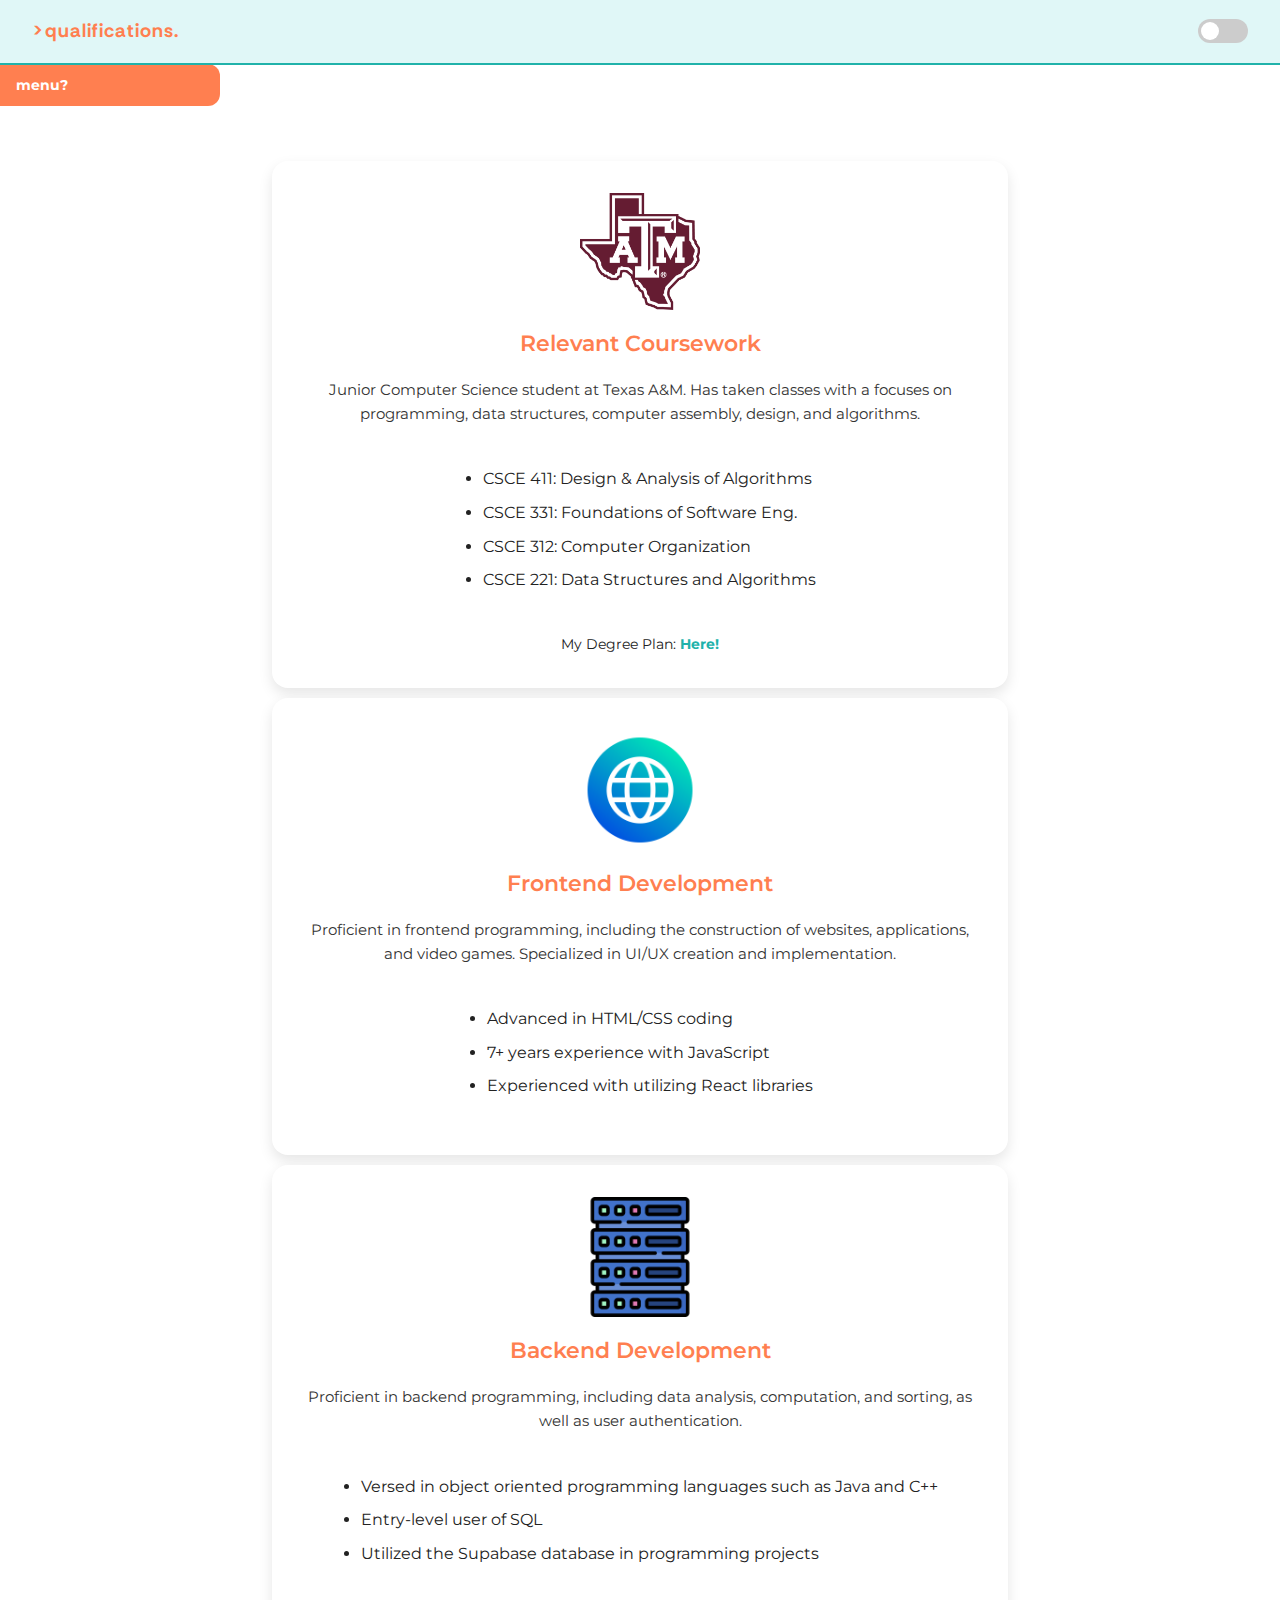
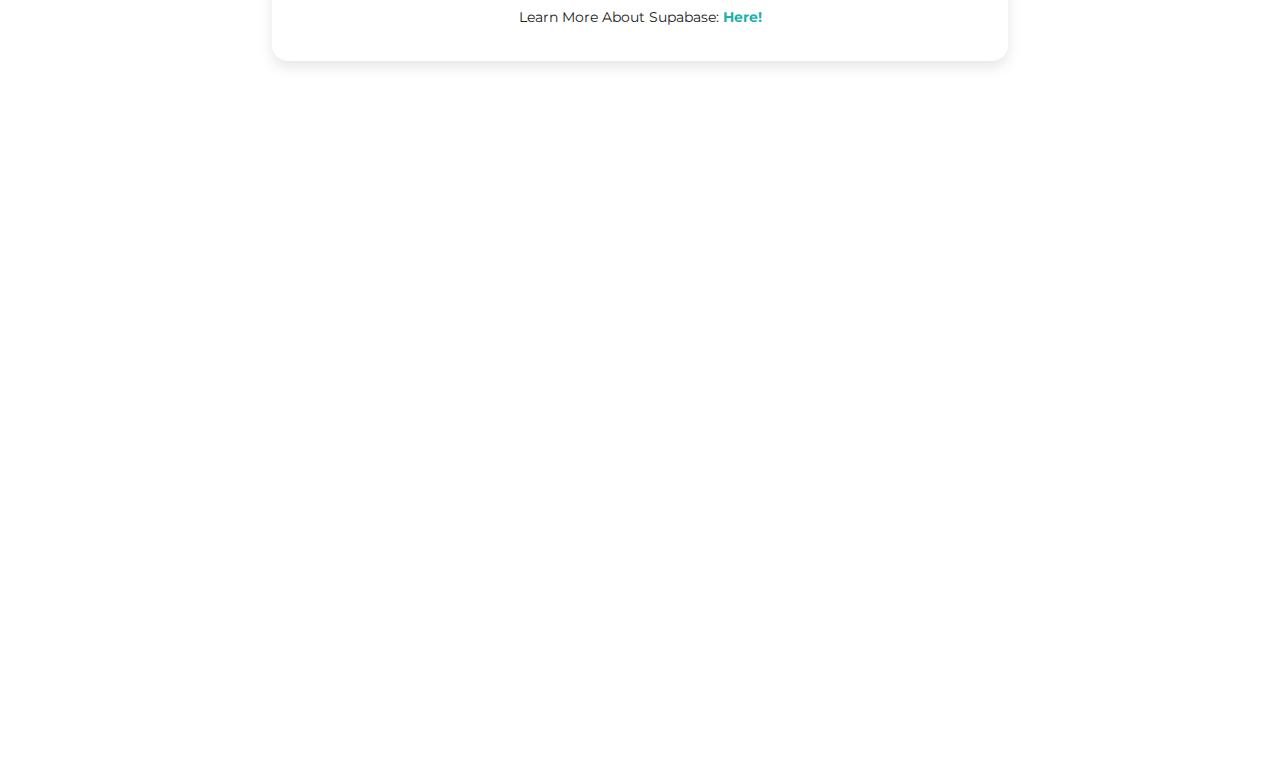
<file: qualifications.html>
<!DOCTYPE html>
<html lang="en">
<head>
    <meta charset="UTF-8">
    <meta name="viewport" content="width=device-width, initial-scale=1.0">
    <link id="theme-link" rel="stylesheet" type="text/css" href="saucestyle.css">
    <title>Document</title>

    <link rel="preconnect" href="https://fonts.googleapis.com">
    <link rel="preconnect" href="https://fonts.gstatic.com" crossorigin>
    <link href="https://fonts.googleapis.com/css2?family=Fredoka:wght@300..700&family=Montserrat:ital,wght@0,100..900;1,100..900&family=Rethink+Sans:ital,wght@0,400..800;1,400..800&display=swap" rel="stylesheet">
</head>
<body>

    <div class = "bar">
        <div class = "page-name">
            >qualifications.
        </div>
        <label class = "style-switch"> 
            <input type="checkbox" id = "style-switch">
            <span class="slider"></span>
        </label>        
    </div>

    <div class = "menu-tab-wrapper">
        <div class="tab-handle">
            <span class="menu-label">menu?</span>
        </div>
        <div class = "menu-tab">
            <ul class="menu-items">
                <li><a href="index.html">  Landing Page</a></li>
                <li><a href="technical.html">  Technical Portfolio</a></li>
                <li><a href="services.html">  Services</a></li>
                <li><a href="qualifications.html">  Qualifications</a></li>
                <li><a href="ai.html">  Artificial Intelligence</a></li>
            </ul>
        </div>
    </div>
   <div class = "up-down">
        <div class = "up-button" id="upbtn">
            <div class = "up-pointer"></div>
        </div>
        <div class = "down-button" id="dwnbtn">
            <div class = "down-pointer"></div>
        </div>
    </div>

    <div class = "tch-body-wrapper">
        <div id="body1" class="tch-body active">
            <img src="Texas_A&M.png">
            <span id = "body2-head" class = "tch-body-head">
                Relevant Coursework
            </span>
            <span class = "tch-b-txt">
                Junior Computer Science student at Texas A&M. Has taken classes with a focuses on programming, data structures, computer assembly, design, and algorithms.
            </span>
            <ul class = "tch-b-bullets">
                <li>CSCE 411: Design & Analysis of Algorithms</li>
                <li>CSCE 331: Foundations of Software Eng.</li>
                <li>CSCE 312: Computer Organization</li>
                <li>CSCE 221: Data Structures and Algorithms</li>
            </ul>
            <span class="repo">
                My Degree Plan: 
                <a href="https://catalog.tamu.edu/undergraduate/engineering/computer-science/bs/"> Here!</a>
            </span>
        </div>
        <div id = "body2" class = "tch-body">
            <img src ="frontend.png">
            <span id = "body1-head" class = "tch-body-head">
                Frontend Development
            </span>
            <span class ="tch-b-txt">
                Proficient in frontend programming, including the construction of websites, applications, and video games. Specialized in UI/UX creation and implementation.
            </span>
            <ul class ="tch-b-bullets">
                <li>Advanced in HTML/CSS coding</li>
                <li>7+ years experience with JavaScript</li>
                <li>Experienced with utilizing React libraries</li>
            </ul>
        </div>
        <div id ="body3" class = "tch-body">
            <img src = "server.png">
            <span class ="tch-body-head">
                Backend Development
            </span>
            <span class = "tch-b-txt">
                Proficient in backend programming, including data analysis, computation, and sorting, as well as user authentication.
            </span>
            <ul class = "tch-b-bullets">
                <li>Versed in object oriented programming languages such as Java and C++</li>
                <li>Entry-level user of SQL</li>
                <li>Utilized the Supabase database in programming projects</li>
            </ul>
            <span class = "repo">
                Learn More About Supabase:
                <a href="https://supabase.com/">Here!</a>
            </span>
        </div>
    </div>


    <div class="lightbulb-1">
        <img src = lightbulb.png class="lb-img">
        <div  class = "lb1inner active"><img src = "empty-transparent.png"></div>
        <div class="lb1inner"><img src = "html_logo.png"></div>
        <div class="lb1inner"><img src = "java-logo.png"></div>
    </div>
    
    <div class="lightbulb-2">
        <img src = lightbulb.png class ="lb-img">
        <div class = "lb2inner active"><img src = "empty-transparent.png"></div>
        <div class = "lb2inner"><img src = "Unofficial_JavaScript_logo_2.png"></div>
        <div class = "lb2inner"><img src = "cpplogo.png"></div>
        
    </div>

    <div class="lightbulb-3">
        <img src = lightbulb.png class="lb-img">
        <div class = "lb3inner active"><img src = "empty-transparent.png"></div>
        <div class = "lb3inner"><img src = "react.png"></div>
        <div class = "lb3inner"><img src = "sql_logo.png"></div>
    </div>

    <iframe src="Resume -- Ethan Miller Fall 2025 (10).pdf" type="application/pdf"
        style="width:100%; height:600px;" frameborder="0"></iframe>

    <script src = "script.js"></script>
    <script src = "themeswitch.js"></script>
    
</body>
</html>
</file>
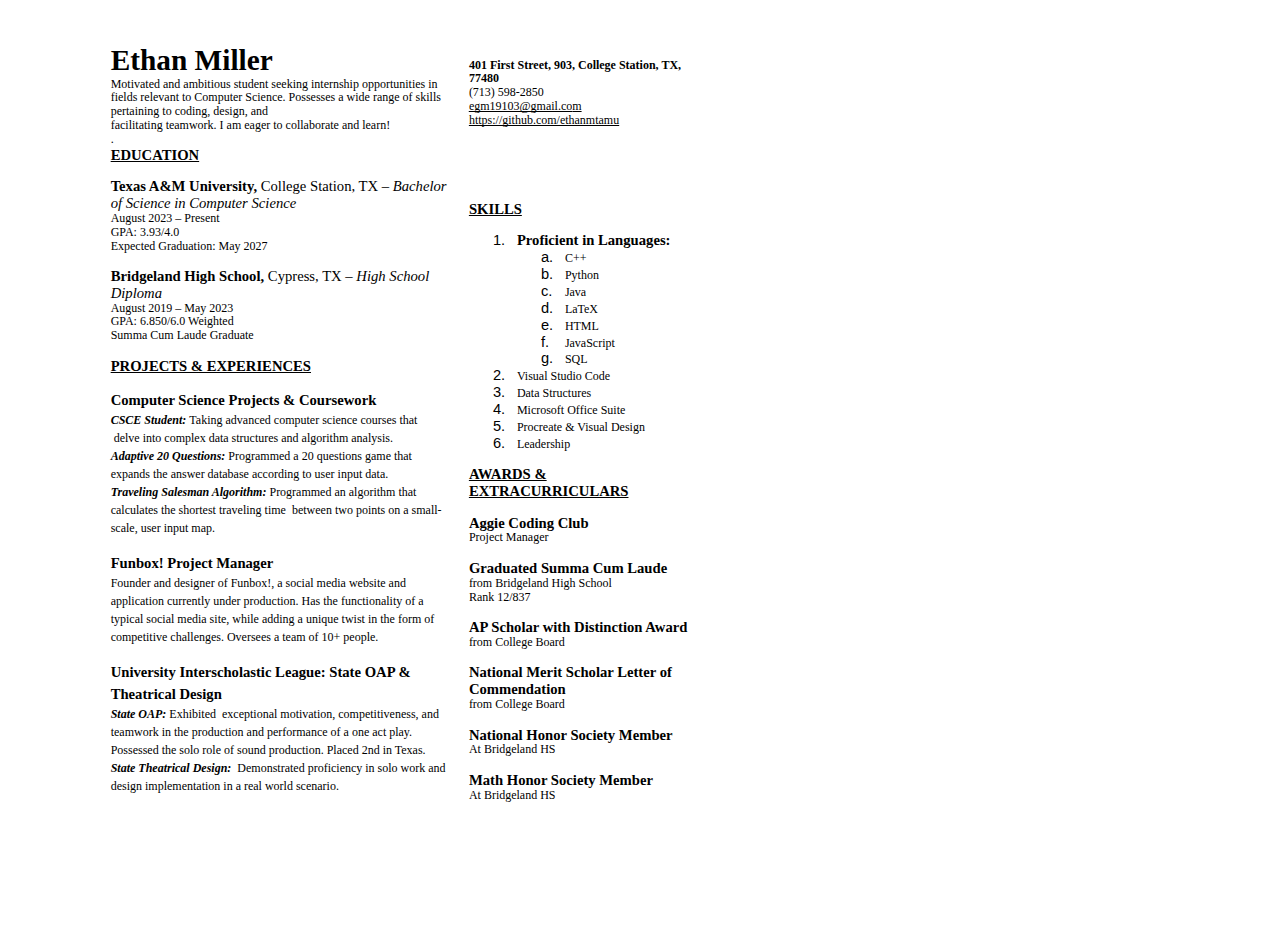
<file: ResumeEthanMillerFall2025.html>
<html><head><meta content="text/html; charset=UTF-8" http-equiv="content-type"><style type="text/css">@import url(https://themes.googleusercontent.com/fonts/css?kit=cJLRyNNdbfauG58nyHg_907PHvigsIdfeR0a_7INJ6xbV0WvE1cEyAoIq5yYZlSc);ol.lst-kix_t3dhpwx7ksvb-0.start{counter-reset:lst-ctn-kix_t3dhpwx7ksvb-0 0}ol.lst-kix_t3dhpwx7ksvb-7.start{counter-reset:lst-ctn-kix_t3dhpwx7ksvb-7 0}.lst-kix_t3dhpwx7ksvb-2>li{counter-increment:lst-ctn-kix_t3dhpwx7ksvb-2}ol.lst-kix_t3dhpwx7ksvb-5.start{counter-reset:lst-ctn-kix_t3dhpwx7ksvb-5 0}.lst-kix_t3dhpwx7ksvb-5>li{counter-increment:lst-ctn-kix_t3dhpwx7ksvb-5}.lst-kix_t3dhpwx7ksvb-8>li{counter-increment:lst-ctn-kix_t3dhpwx7ksvb-8}.lst-kix_t3dhpwx7ksvb-7>li:before{content:"" counter(lst-ctn-kix_t3dhpwx7ksvb-7,lower-latin) ". "}.lst-kix_t3dhpwx7ksvb-6>li:before{content:"" counter(lst-ctn-kix_t3dhpwx7ksvb-6,decimal) ". "}.lst-kix_t3dhpwx7ksvb-8>li:before{content:"" counter(lst-ctn-kix_t3dhpwx7ksvb-8,lower-roman) ". "}ol.lst-kix_t3dhpwx7ksvb-2.start{counter-reset:lst-ctn-kix_t3dhpwx7ksvb-2 0}ol.lst-kix_t3dhpwx7ksvb-6{list-style-type:none}ol.lst-kix_t3dhpwx7ksvb-7{list-style-type:none}.lst-kix_t3dhpwx7ksvb-0>li:before{content:"" counter(lst-ctn-kix_t3dhpwx7ksvb-0,decimal) ". "}ol.lst-kix_t3dhpwx7ksvb-8{list-style-type:none}ol.lst-kix_t3dhpwx7ksvb-2{list-style-type:none}ol.lst-kix_t3dhpwx7ksvb-1.start{counter-reset:lst-ctn-kix_t3dhpwx7ksvb-1 0}ol.lst-kix_t3dhpwx7ksvb-3{list-style-type:none}ol.lst-kix_t3dhpwx7ksvb-4{list-style-type:none}.lst-kix_t3dhpwx7ksvb-6>li{counter-increment:lst-ctn-kix_t3dhpwx7ksvb-6}ol.lst-kix_t3dhpwx7ksvb-5{list-style-type:none}.lst-kix_t3dhpwx7ksvb-3>li:before{content:"" counter(lst-ctn-kix_t3dhpwx7ksvb-3,decimal) ". "}ol.lst-kix_t3dhpwx7ksvb-8.start{counter-reset:lst-ctn-kix_t3dhpwx7ksvb-8 0}ol.lst-kix_t3dhpwx7ksvb-0{list-style-type:none}.lst-kix_t3dhpwx7ksvb-4>li:before{content:"" counter(lst-ctn-kix_t3dhpwx7ksvb-4,lower-latin) ". "}ol.lst-kix_t3dhpwx7ksvb-1{list-style-type:none}.lst-kix_t3dhpwx7ksvb-3>li{counter-increment:lst-ctn-kix_t3dhpwx7ksvb-3}.lst-kix_t3dhpwx7ksvb-5>li:before{content:"" counter(lst-ctn-kix_t3dhpwx7ksvb-5,lower-roman) ". "}li.li-bullet-0:before{margin-left:-18pt;white-space:nowrap;display:inline-block;min-width:18pt}.lst-kix_t3dhpwx7ksvb-0>li{counter-increment:lst-ctn-kix_t3dhpwx7ksvb-0}ol.lst-kix_t3dhpwx7ksvb-4.start{counter-reset:lst-ctn-kix_t3dhpwx7ksvb-4 0}.lst-kix_t3dhpwx7ksvb-7>li{counter-increment:lst-ctn-kix_t3dhpwx7ksvb-7}.lst-kix_t3dhpwx7ksvb-1>li{counter-increment:lst-ctn-kix_t3dhpwx7ksvb-1}ol.lst-kix_t3dhpwx7ksvb-3.start{counter-reset:lst-ctn-kix_t3dhpwx7ksvb-3 0}.lst-kix_t3dhpwx7ksvb-2>li:before{content:"" counter(lst-ctn-kix_t3dhpwx7ksvb-2,lower-roman) ". "}.lst-kix_t3dhpwx7ksvb-1>li:before{content:"" counter(lst-ctn-kix_t3dhpwx7ksvb-1,lower-latin) ". "}ol.lst-kix_t3dhpwx7ksvb-6.start{counter-reset:lst-ctn-kix_t3dhpwx7ksvb-6 0}.lst-kix_t3dhpwx7ksvb-4>li{counter-increment:lst-ctn-kix_t3dhpwx7ksvb-4}ol{margin:0;padding:0}table td,table th{padding:0}.c32{border-right-style:solid;padding:5pt 5pt 5pt 5pt;border-bottom-color:#000000;border-top-width:0pt;border-right-width:0pt;border-left-color:#000000;vertical-align:top;border-right-color:#000000;border-left-width:0pt;border-top-style:solid;border-left-style:solid;border-bottom-width:0pt;width:344.2pt;border-top-color:#000000;border-bottom-style:solid}.c31{border-right-style:solid;padding:5pt 5pt 5pt 5pt;border-bottom-color:#000000;border-top-width:0pt;border-right-width:0pt;border-left-color:#000000;vertical-align:top;border-right-color:#000000;border-left-width:0pt;border-top-style:solid;border-left-style:solid;border-bottom-width:0pt;width:216pt;border-top-color:#000000;border-bottom-style:solid}.c2{padding-top:0pt;padding-bottom:0pt;line-height:1.15;orphans:2;widows:2;text-align:left;margin-right:202.5pt;height:11pt}.c6{padding-top:0pt;padding-bottom:0pt;line-height:1.5;orphans:2;widows:2;text-align:left;margin-right:5.2pt}.c3{padding-top:0pt;padding-bottom:0pt;line-height:1.15;orphans:2;widows:2;text-align:left;margin-right:5.2pt}.c7{color:#000000;font-weight:400;text-decoration:none;vertical-align:baseline;font-size:9pt;font-family:"EB Garamond";font-style:normal}.c9{color:#000000;font-weight:700;text-decoration:none;vertical-align:baseline;font-size:11pt;font-family:"EB Garamond";font-style:normal}.c1{color:#000000;font-weight:400;text-decoration:none;vertical-align:baseline;font-size:1pt;font-family:"EB Garamond";font-style:normal}.c13{color:#000000;font-weight:700;text-decoration:none;vertical-align:baseline;font-size:1pt;font-family:"EB Garamond";font-style:normal}.c0{padding-top:0pt;padding-bottom:0pt;line-height:1.15;text-align:left;margin-right:15pt;height:11pt}.c21{text-decoration-skip-ink:none;font-family:"EB Garamond";-webkit-text-decoration-skip:none;font-weight:400;text-decoration:underline}.c5{padding-top:0pt;padding-bottom:0pt;line-height:1.15;text-align:left;margin-right:15pt}.c10{text-decoration-skip-ink:none;font-family:"EB Garamond";-webkit-text-decoration-skip:none;font-weight:700;text-decoration:underline}.c11{border-spacing:0;border-collapse:collapse;margin-right:auto}.c16{color:#000000;text-decoration:none;vertical-align:baseline;font-size:9pt}.c15{font-size:9pt;font-family:"EB Garamond";font-style:italic;font-weight:700}.c4{font-weight:400;font-family:"EB Garamond";font-style:italic}.c20{color:#000000;vertical-align:baseline;font-style:normal}.c23{background-color:#ffffff;max-width:468pt;padding:0pt 72pt 72pt 72pt}.c22{font-weight:400;font-family:"EB Garamond"}.c17{font-weight:700;font-family:"EB Garamond"}.c28{padding:0;margin:0}.c29{color:inherit;text-decoration:inherit}.c12{margin-left:72pt;padding-left:0pt}.c8{margin-left:36pt;padding-left:0pt}.c19{font-size:22pt}.c30{height:0pt}.c26{font-size:11pt}.c25{font-style:normal}.c18{font-size:9pt}.c14{height:11pt}.c27{text-decoration:none}.c24{background-color:#ffffff}.title{padding-top:0pt;color:#000000;font-size:26pt;padding-bottom:3pt;font-family:"Arial";line-height:1.15;page-break-after:avoid;orphans:2;widows:2;text-align:left}.subtitle{padding-top:0pt;color:#666666;font-size:15pt;padding-bottom:16pt;font-family:"Arial";line-height:1.15;page-break-after:avoid;orphans:2;widows:2;text-align:left}li{color:#000000;font-size:11pt;font-family:"Arial"}p{margin:0;color:#000000;font-size:11pt;font-family:"Arial"}h1{padding-top:20pt;color:#000000;font-size:20pt;padding-bottom:6pt;font-family:"Arial";line-height:1.15;page-break-after:avoid;orphans:2;widows:2;text-align:left}h2{padding-top:18pt;color:#000000;font-size:16pt;padding-bottom:6pt;font-family:"Arial";line-height:1.15;page-break-after:avoid;orphans:2;widows:2;text-align:left}h3{padding-top:16pt;color:#434343;font-size:14pt;padding-bottom:4pt;font-family:"Arial";line-height:1.15;page-break-after:avoid;orphans:2;widows:2;text-align:left}h4{padding-top:14pt;color:#666666;font-size:12pt;padding-bottom:4pt;font-family:"Arial";line-height:1.15;page-break-after:avoid;orphans:2;widows:2;text-align:left}h5{padding-top:12pt;color:#666666;font-size:11pt;padding-bottom:4pt;font-family:"Arial";line-height:1.15;page-break-after:avoid;orphans:2;widows:2;text-align:left}h6{padding-top:12pt;color:#666666;font-size:11pt;padding-bottom:4pt;font-family:"Arial";line-height:1.15;page-break-after:avoid;font-style:italic;orphans:2;widows:2;text-align:left}</style></head><body class="c23 doc-content"><div><p class="c2"><span class="c13"></span></p></div><p class="c2"><span class="c13"></span></p><table class="c11"><tr class="c30"><td class="c32" colspan="1" rowspan="1"><p class="c3"><span class="c17 c19">Ethan Miller</span><span class="c7"><br>Motivated and ambitious student seeking internship opportunities in fields relevant to Computer Science. Possesses a wide range of skills pertaining to coding, design, and<br>facilitating teamwork. I am eager to collaborate and learn!</span></p><p class="c3"><span class="c7">.</span></p><p class="c3"><span class="c10">EDUCATION</span></p><p class="c3 c14"><span class="c10 c18 c20"></span></p><p class="c3"><span class="c17">Texas A&amp;M University, </span><span class="c22">College Station, TX &ndash; </span><span class="c4">Bachelor of Science in Computer Science</span></p><p class="c3"><span class="c7">August 2023 &ndash; Present</span></p><p class="c3"><span class="c7">GPA: 3.93/4.0</span></p><p class="c3"><span class="c7">Expected Graduation: May 2027</span></p><p class="c3 c14"><span class="c7"></span></p><p class="c3"><span class="c17">Bridgeland High School,</span><span class="c22">&nbsp;Cypress, TX &ndash; </span><span class="c4">High School Diploma</span></p><p class="c3"><span class="c7">August 2019 &ndash; May 2023</span></p><p class="c3"><span class="c7">GPA: 6.850/6.0 Weighted</span></p><p class="c3"><span class="c7">Summa Cum Laude Graduate</span></p><p class="c3 c14"><span class="c7"></span></p><p class="c3"><span class="c10">PROJECTS &amp; EXPERIENCES</span></p><p class="c3 c14"><span class="c10 c20 c18"></span></p><p class="c6"><span class="c9">Computer Science Projects &amp; Coursework</span></p><p class="c6"><span class="c15">CSCE Student: </span><span class="c7">Taking advanced computer science courses that &nbsp;delve into complex data structures and algorithm analysis.</span></p><p class="c6"><span class="c15">Adaptive 20 Questions: </span><span class="c7">Programmed a 20 questions game that expands the answer database according to user input data.</span></p><p class="c6"><span class="c15">Traveling Salesman Algorithm: </span><span class="c7">Programmed an algorithm that calculates the shortest traveling time &nbsp;between two points on a small-scale, user input map.</span></p><p class="c6 c14"><span class="c7"></span></p><p class="c6"><span class="c17">Funbox! Project Manager</span></p><p class="c6"><span class="c7">Founder and designer of Funbox!, a social media website and application currently under production. Has the functionality of a typical social media site, while adding a unique twist in the form of competitive challenges. Oversees a team of 10+ people.</span></p><p class="c6 c14"><span class="c7"></span></p><p class="c6"><span class="c17">University Interscholastic League: State OAP &amp; Theatrical Design</span></p><p class="c6"><span class="c15">State OAP: </span><span class="c7">Exhibited &nbsp;exceptional motivation, competitiveness, and teamwork in the production and performance of a one act play. Possessed the solo role of sound production. Placed 2nd in Texas.</span></p><p class="c6"><span class="c15">State Theatrical Design: </span><span class="c18 c22">&nbsp;Demonstrated proficiency in solo work and design implementation in a real world scenario.</span></p></td><td class="c31" colspan="1" rowspan="1"><p class="c0"><span class="c17 c18"><br><br></span></p><p class="c5"><span class="c16 c17 c25">401 First Street, 903, College Station, TX, 77480</span></p><p class="c5"><span class="c7">(713) 598-2850</span></p><p class="c5"><span class="c18 c21"><a class="c29" href="mailto:egm19103@gmail.com">egm19103@gmail.co</a></span><span class="c21 c20 c18 c24">m</span></p><p class="c5"><span class="c21 c20 c18 c24">https://github.com/ethanmtamu</span></p><p class="c0"><span class="c1"></span></p><p class="c0"><span class="c1"></span></p><p class="c0"><span class="c1"></span></p><p class="c0"><span class="c1"></span></p><p class="c0"><span class="c1"></span></p><p class="c5"><span class="c10 c20 c26">SKILLS</span></p><p class="c0"><span class="c10 c20 c18"></span></p><ol class="c28 lst-kix_t3dhpwx7ksvb-0 start" start="1"><li class="c5 c8 li-bullet-0"><span class="c9">Proficient in Languages:</span></li></ol><ol class="c28 lst-kix_t3dhpwx7ksvb-1 start" start="1"><li class="c5 c12 li-bullet-0"><span class="c7">C++</span></li><li class="c5 c12 li-bullet-0"><span class="c7">Python</span></li><li class="c5 c12 li-bullet-0"><span class="c7">Java</span></li><li class="c5 c12 li-bullet-0"><span class="c7">LaTeX</span></li><li class="c5 c12 li-bullet-0"><span class="c7">HTML</span></li><li class="c5 c12 li-bullet-0"><span class="c7">JavaScript</span></li><li class="c5 c12 li-bullet-0"><span class="c7">SQL</span></li></ol><ol class="c28 lst-kix_t3dhpwx7ksvb-0" start="2"><li class="c5 c8 li-bullet-0"><span class="c7">Visual Studio Code</span></li><li class="c5 c8 li-bullet-0"><span class="c7">Data Structures</span></li><li class="c5 c8 li-bullet-0"><span class="c7">Microsoft Office Suite</span></li><li class="c5 c8 li-bullet-0"><span class="c7">Procreate &amp; Visual Design</span></li><li class="c5 c8 li-bullet-0"><span class="c7">Leadership</span></li></ol><p class="c0"><span class="c7"></span></p><p class="c5"><span class="c10">AWARDS &amp; EXTRACURRICULARS</span></p><p class="c0"><span class="c10 c20 c18"></span></p><p class="c5"><span class="c9">Aggie Coding Club</span></p><p class="c5"><span class="c7">Project Manager</span></p><p class="c0"><span class="c9"></span></p><p class="c5"><span class="c17">Graduated Summa Cum Laude</span></p><p class="c5"><span class="c7">from Bridgeland High School</span></p><p class="c5"><span class="c7">Rank 12/837</span></p><p class="c0"><span class="c7"></span></p><p class="c5"><span class="c17">AP Scholar with Distinction Award</span></p><p class="c5"><span class="c7">from College Board</span></p><p class="c0"><span class="c7"></span></p><p class="c5"><span class="c9">National Merit Scholar Letter of Commendation</span></p><p class="c5"><span class="c7">from College Board</span></p><p class="c0"><span class="c7"></span></p><p class="c5"><span class="c9">National Honor Society Member</span></p><p class="c5"><span class="c7">At Bridgeland HS</span></p><p class="c0"><span class="c7"></span></p><p class="c5"><span class="c9">Math Honor Society Member</span></p><p class="c5"><span class="c7">At Bridgeland HS</span></p></td></tr></table><p class="c2"><span class="c13"></span></p></body></html>
</file>
<file: saucestyle.css>
/* ====== RESET ====== */
* {
    margin: 0;
    padding: 0;
    box-sizing: border-box;
}

body {
    font-family: "Montserrat", sans-serif;
    background: #ffffff; /* light mode background */
    color: #222222;      /* dark text */
    line-height: 1.6;
    overflow-x: hidden;
}

/* ====== TOP BAR ====== */
.bar {
    display: flex;
    justify-content: space-between;
    align-items: center;
    padding: 1rem 2rem;
    background: #e0f7f7; /* light teal background */
    border-bottom: 2px solid #20b2aa; /* teal border */
    position: sticky;
    top: 0;
    z-index: 1000;
}

.page-name {
    font-family: "Rethink Sans", sans-serif;
    font-size: 1.2rem;
    color: #ff7f50;
    font-weight: bold;
    letter-spacing: 1px;
}

.style-switch {
    position: relative;
    display: inline-block;
    width: 50px;
    height: 24px;
}

.style-switch input {
    opacity: 0;
    width: 0;
    height: 0;
}

.slider {
    position: absolute;
    cursor: pointer;
    top: 0; left: 0;
    right: 0; bottom: 0;
    background-color: #cccccc;
    transition: 0.4s;
    border-radius: 24px;
}

.slider:before {
    position: absolute;
    content: "";
    height: 18px;
    width: 18px;
    left: 3px;
    bottom: 3px;
    background-color: white;
    border-radius: 50%;
    transition: 0.4s;
}

.style-switch input:checked + .slider {
    background-color: #ff7f50; 
}

.style-switch input:checked + .slider:before {
    transform: translateX(26px);
}

.menu-tab-wrapper {
    position: fixed;
    top: 4rem;
    left: 0;
    z-index: 900;
}

.tab-handle {
    background: #ff7f50; 
    color: #ffffff;
    padding: 0.6rem 1rem;
    border-top-right-radius: 12px;
    border-bottom-right-radius: 12px;
    cursor: pointer;
    font-weight: bold;
    font-size: 0.9rem;
    transition: background 0.3s ease;
}

.tab-handle:hover {
    background: #ffa07a;
}

.menu-tab {
    background: #e0f7f7; 
    width: 220px;
    transform: translateX(-100%);
    transition: transform 0.3s ease;
    border-right: 2px solid #20b2aa; 
    padding: 1rem;
}

.menu-tab-wrapper:hover .menu-tab {
    transform: translateX(0);
}

.menu-items {
    list-style: none;
}

.menu-items li {
    margin: 0.8rem 0;
}

.menu-items a {
    text-decoration: none;
    color: #222222; 
    font-weight: 500;
    transition: color 0.2s ease;
}

.menu-items a:hover {
    color: #ff7f50; 
}


.up-down {
    position: fixed;
    right: 2rem;
    bottom: 2rem;
    display: flex;
    flex-direction: column;
    gap: 10px;
}

.tch-body-wrapper {
    max-width: 800px;
    margin: 4rem auto;
    padding: 2rem;
    display: flex;
    flex-direction: column;
    justify-content: space-between;
    gap: 10px;
}

.tch-body {
    display: flex;
    flex-direction: column;
    align-items: center;
    text-align: center;
    background: #ffffff; 
    padding: 2rem;
    border-radius: 16px;
    box-shadow: 0 6px 14px rgba(0,0,0,0.1);
    animation: fadeIn 0.6s ease;
}

.tch-body img {
    width: 120px;
    margin-bottom: 1rem;
}

.tch-body-head {
    font-size: 1.4rem;
    font-weight: 600;
    color: #ff7f50;
    margin-bottom: 1rem;
}

.tch-b-txt {
    margin-bottom: 1rem;
    font-size: 0.95rem;
    color: #333333; 
}

.tch-b-bullets {
    text-align: left;
    margin: 1rem 0;
    padding-left: 1.2rem;
}

.tch-b-bullets li {
    margin: 0.5rem 0;
}

.repo {
    margin-top: 1rem;
    font-size: 0.9rem;
}

.repo a {
    color: #20b2aa;
    text-decoration: none;
    font-weight: bold;
}

.repo a:hover {
    text-decoration: underline;
}

.tch-wrapper {
    display: flex;
    justify-content: center;
    gap: 2rem;
    margin: 3rem auto;
}

.tch-wrapper div {
    background: #ffffff;
    border: 2px solid #ff7f50; 
    padding: 1.2rem;
    border-radius: 50%;
    width: 100px;
    height: 100px;
    text-align: center;
    cursor: pointer;
    transition: transform 0.3s ease, background 0.3s ease;
    display: flex;
    flex-direction: column;
    justify-content: center;
    align-items: center;
}

.tch-wrapper div:hover {
    transform: scale(1.1);
    background: #ff7f50;
}

.tch-wrapper img {
    width: 40px;
    margin-bottom: 0.4rem;
}

.git-text, .li-text, .resume-text {
    font-size: 0.75rem;
    font-weight: bold;
    color: #222222;
}


.container {
    display: flex;
    justify-content: center;
    align-items: center;
    margin: 4rem auto;
    padding: 1rem;
    max-width: 900px;
}

.info-box {
    position: relative;
    background: #ffffff; 
    border: 2px solid #20b2aa; 
    border-radius: 12px;
    padding: 2rem;
    max-height: 400px;
    overflow-y: auto;
    box-shadow: 0 6px 14px rgba(0,0,0,0.1);
    width: 100%;
}

.info-box::-webkit-scrollbar {
    width: 8px;
}
.info-box::-webkit-scrollbar-thumb {
    background: #ff7f50; 
    border-radius: 8px;
}
.info-box::-webkit-scrollbar-track {
    background: #e0f7f7; 
}

.tab {
    position: absolute;
    top: -14px;
    left: 12px;
    background: #ff7f50; 
    color: #ffffff;
    padding: 0.3rem 0.8rem;
    border-radius: 6px 6px 0 0;
    font-family: "Rethink Sans", sans-serif;
    font-weight: 600;
    font-size: 0.85rem;
    box-shadow: 0 -2px 6px rgba(0,0,0,0.1);
}

.content p {
    margin-bottom: 1rem;
    font-size: 0.95rem;
    color: #333333;
}

@keyframes fadeIn {
    from {opacity: 0; transform: translateY(20px);}
    to {opacity: 1; transform: translateY(0);}
}

.resume-bubble-q {
    background: #ffffff; 
    border: 2px solid #20b2aa; 
    padding: 1.2rem;
    border-radius: 50%;
    width: 120px;
    height: 120px;
    text-align: center;
    cursor: pointer;
    transition: transform 0.3s ease, background 0.3s ease;
    display: flex;
    flex-direction: column;
    justify-content: center;
    align-items: center;
    margin: 3rem auto;
}

.resume-bubble-q:hover {
    transform: scale(1.1);
    background: #ff7f50; 
}

.resume-bubble-q img {
    width: 50px;
    margin-bottom: 0.4rem;
}

.resume-bubble-q .resume-text {
    font-size: 0.8rem;
    font-weight: bold;
    color: #222222;
}


.lightbulb-1,
.lightbulb-2,
.lightbulb-3,
.lb1inner,
.lb2inner,
.lb3inner {
    display: none !important;
    opacity: 0 !important;
    pointer-events: none;
}

.lb1inner.active,
.lb2inner.active,
.lb3inner.active,
.lb1inner.exit,
.lb2inner.exit,
.lb3inner.exit {
    display: none !important;
    opacity: 0 !important;
    pointer-events: none;
}
</file>
